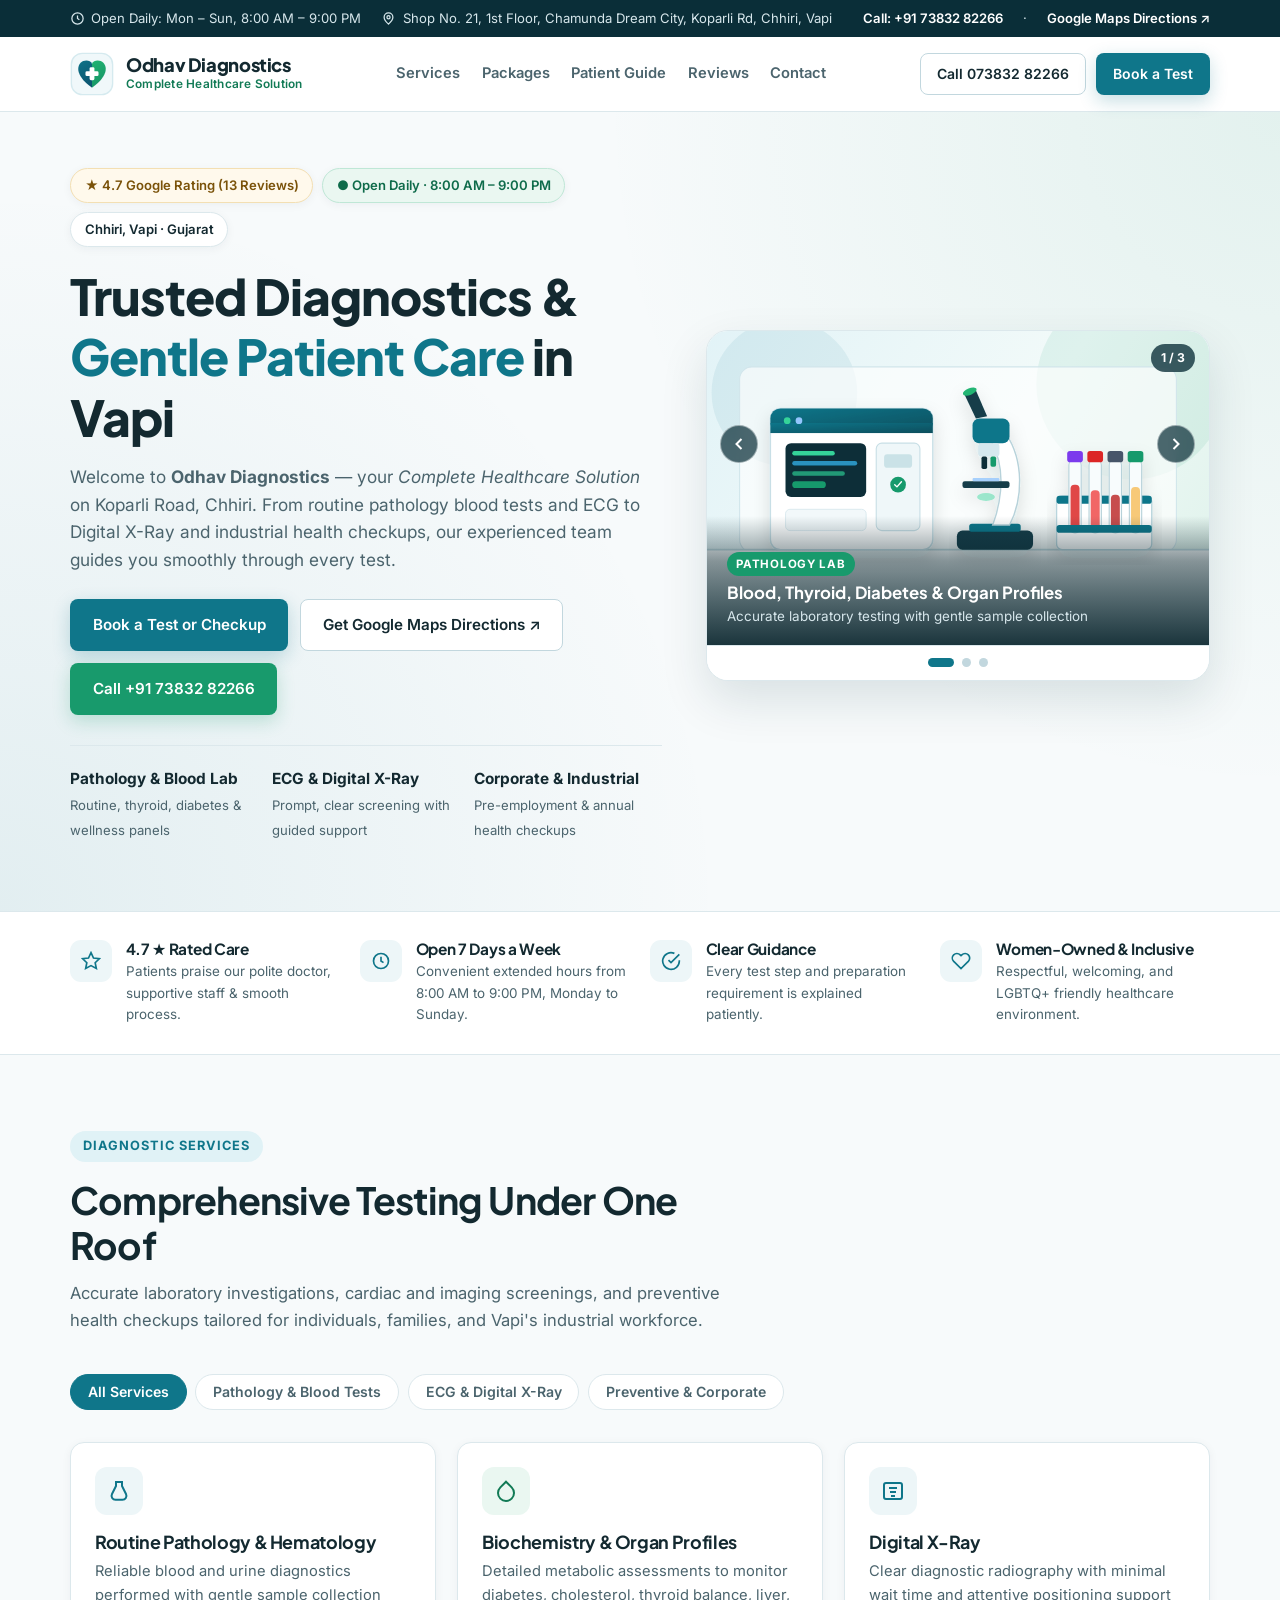
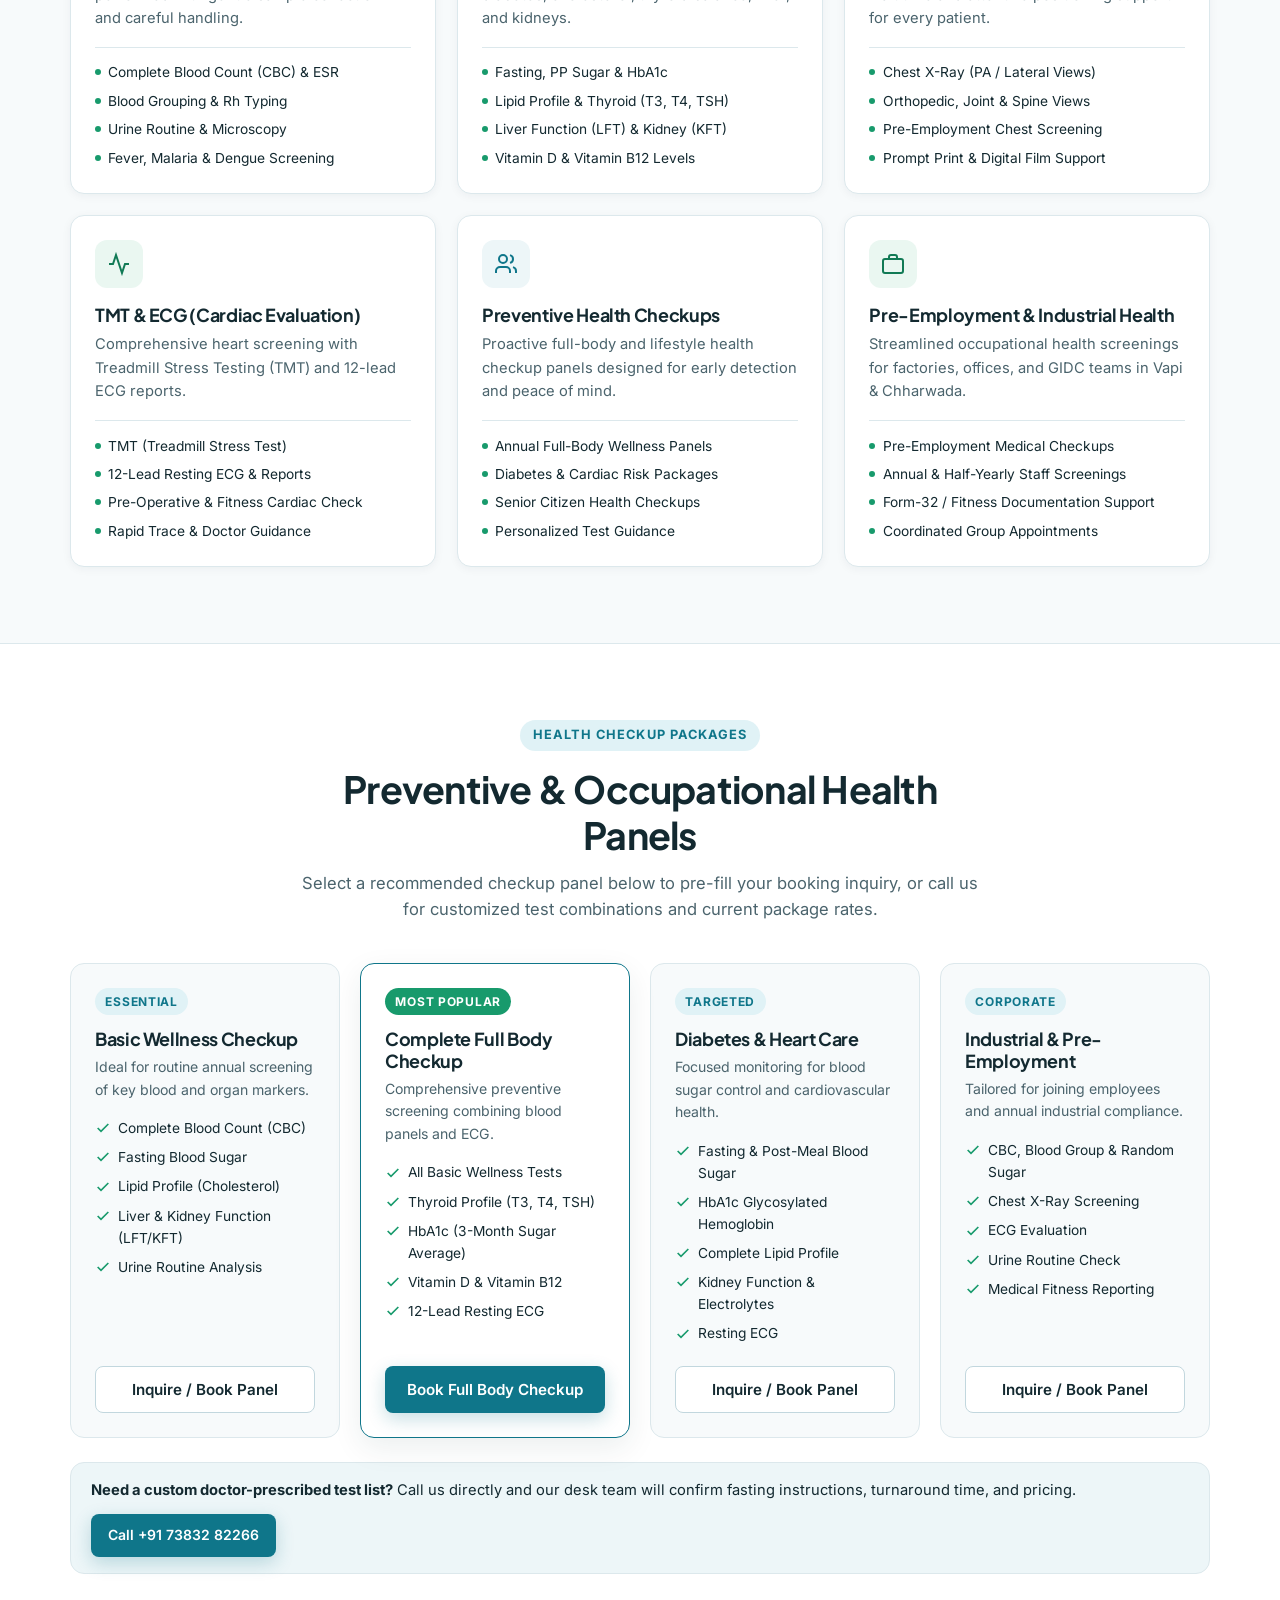
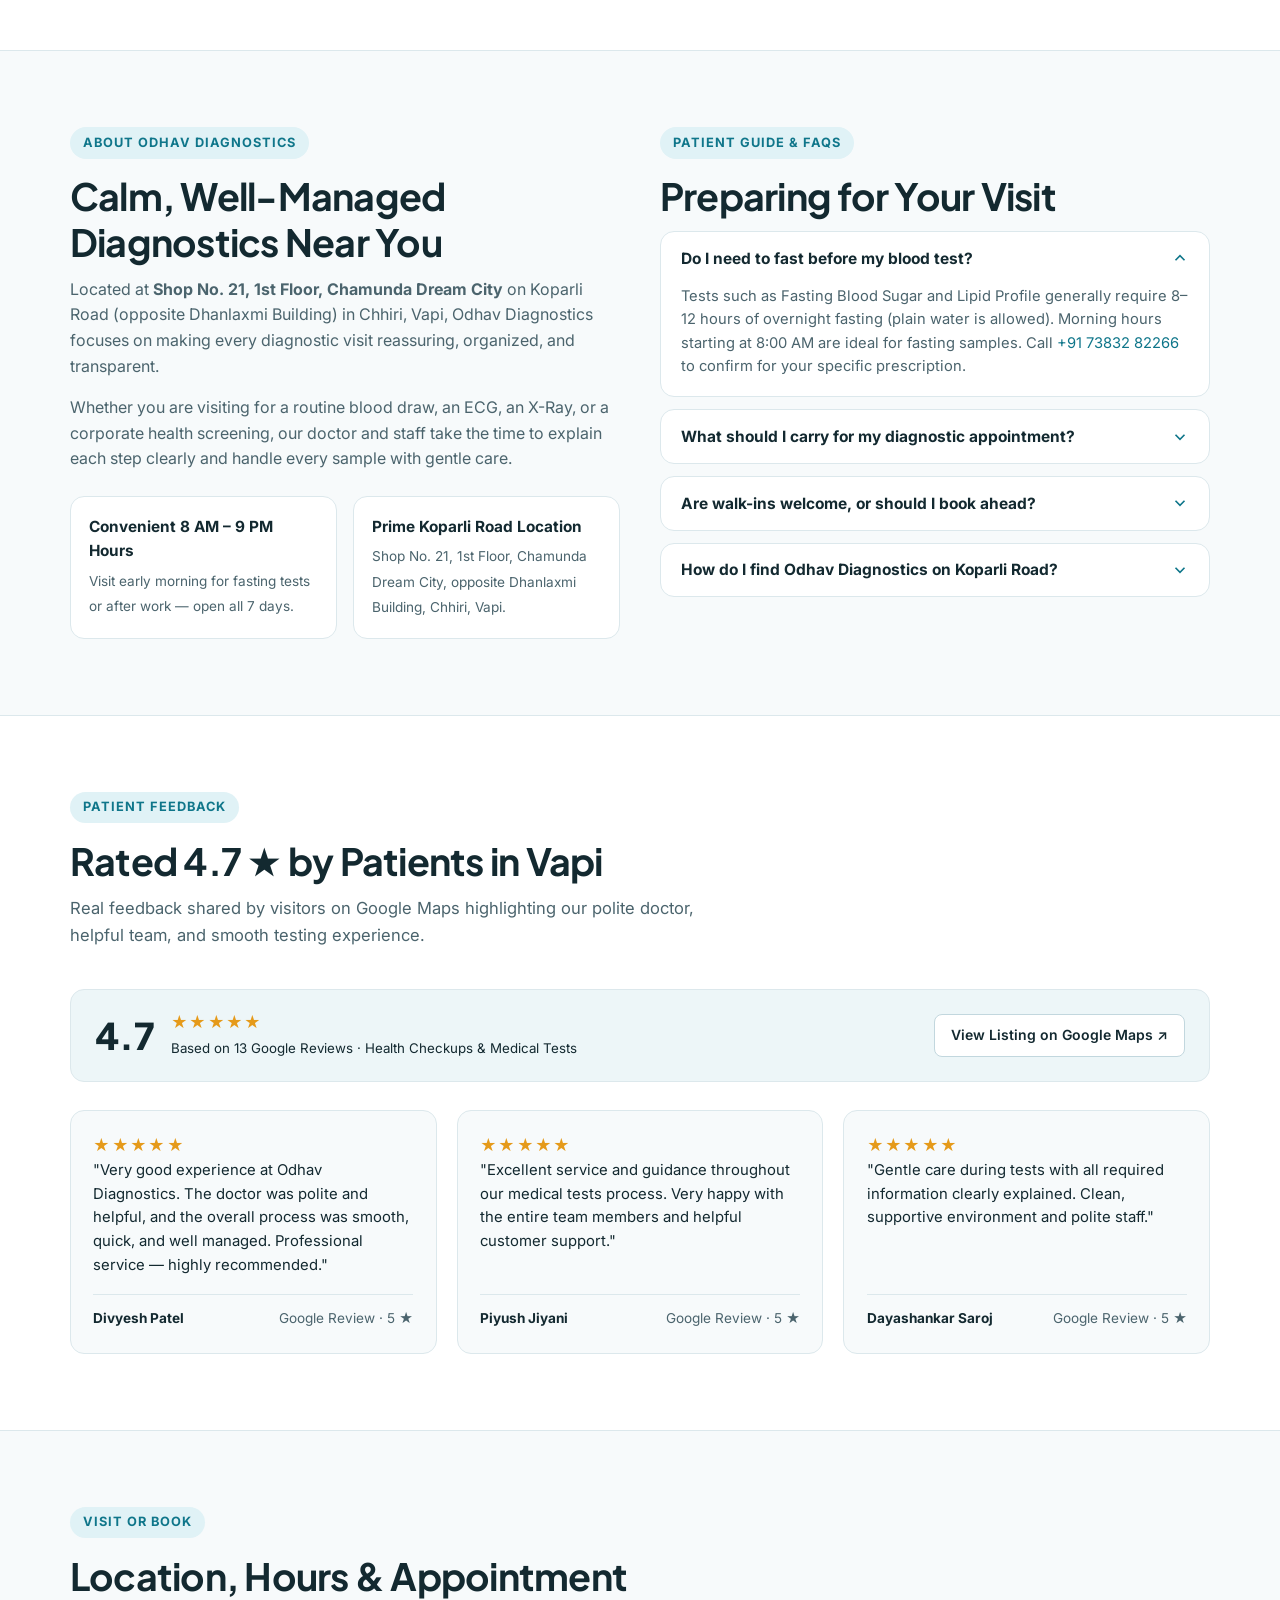
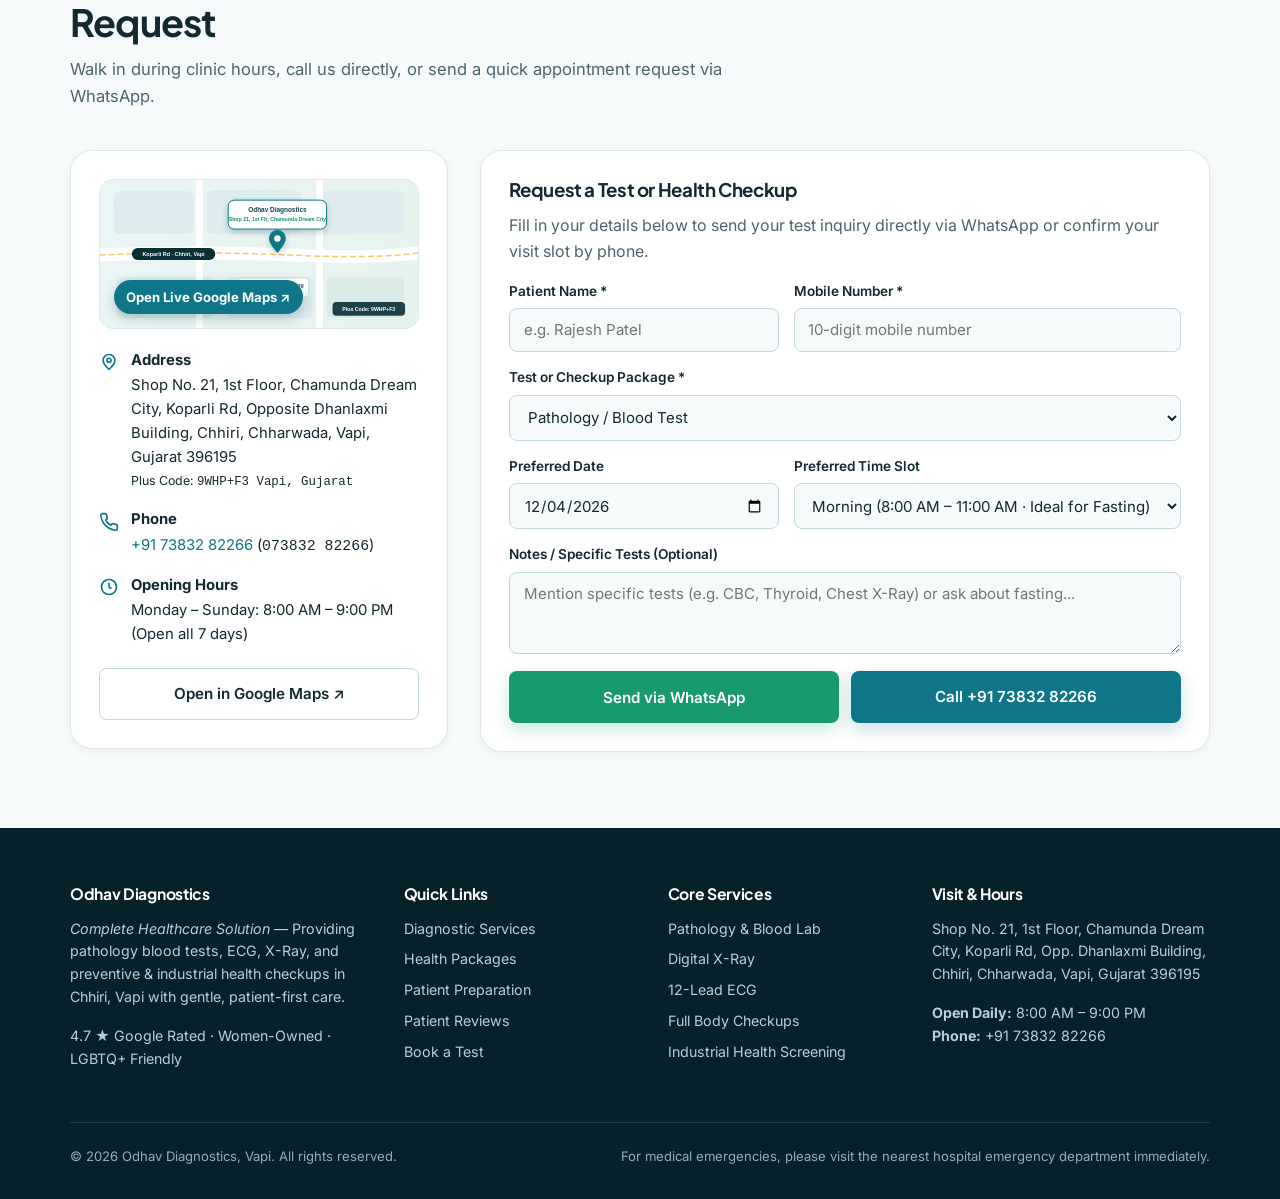
<file: index.html>
<!DOCTYPE html>
<html lang="en">
<head>
  <meta charset="UTF-8" />
  <meta name="viewport" content="width=device-width, initial-scale=1.0" />
  <title>Odhav Diagnostics | Diagnostic Center in Chhiri, Vapi — Complete Healthcare Solution</title>
  <meta
    name="description"
    content="Odhav Diagnostics in Chhiri, Vapi offers reliable Pathology blood tests, Digital X-Ray, ECG, Full Body Health Checkups, and Industrial Health Screenings. Open daily 8 AM – 9 PM."
  />
  <link rel="icon" type="image/svg+xml" href="assets/logo.svg" />
  <link rel="preconnect" href="https://fonts.googleapis.com" />
  <link rel="preconnect" href="https://fonts.gstatic.com" crossorigin />
  <link
    href="https://fonts.googleapis.com/css2?family=Inter:wght@400;500;600;700&family=Plus+Jakarta+Sans:wght@600;700;800&display=swap"
    rel="stylesheet"
  />
  <link rel="stylesheet" href="styles.css" />

  <script type="application/ld+json">
    {
      "@context": "https://schema.org",
      "@type": "DiagnosticLab",
      "name": "Odhav Diagnostics",
      "description": "Complete Healthcare Solution — Diagnostic center in Chhiri, Vapi offering pathology blood tests, ECG, X-Ray, preventive health checkups, and industrial medical screenings.",
      "telephone": "+917383282266",
      "hasMap": "https://maps.app.goo.gl/Ti3DTA3LVd7xH9qB8",
      "address": {
        "@type": "PostalAddress",
        "streetAddress": "Shop No. 21, 1st Floor, Chamunda Dream City, Koparli Rd, Opposite Dhanlaxmi Building, Chhiri, Chharwada",
        "addressLocality": "Vapi",
        "addressRegion": "GJ",
        "postalCode": "396195",
        "addressCountry": "IN"
      },
      "geo": {
        "@type": "GeoCoordinates",
        "latitude": 20.37869,
        "longitude": 72.9352108
      },
      "openingHoursSpecification": [
        {
          "@type": "OpeningHoursSpecification",
          "dayOfWeek": [
            "Monday",
            "Tuesday",
            "Wednesday",
            "Thursday",
            "Friday",
            "Saturday",
            "Sunday"
          ],
          "opens": "08:00",
          "closes": "21:00"
        }
      ],
      "aggregateRating": {
        "@type": "AggregateRating",
        "ratingValue": "4.7",
        "reviewCount": "13"
      }
    }
  </script>
</head>
<body>
  <!-- Top Utility Bar -->
  <div class="utility-bar">
    <div class="container utility-bar__inner">
      <div class="utility-bar__items">
        <span class="utility-bar__item">
          <svg width="15" height="15" viewBox="0 0 24 24" fill="none" stroke="currentColor" stroke-width="2" aria-hidden="true">
            <circle cx="12" cy="12" r="9"></circle>
            <path d="M12 7v5l3 2"></path>
          </svg>
          Open Daily: Mon – Sun, 8:00 AM – 9:00 PM
        </span>
        <span class="utility-bar__item">
          <svg width="15" height="15" viewBox="0 0 24 24" fill="none" stroke="currentColor" stroke-width="2" aria-hidden="true">
            <path d="M12 21s-7-6.2-7-11a7 7 0 1 1 14 0c0 4.8-7 11-7 11z"></path>
            <circle cx="12" cy="10" r="2.5"></circle>
          </svg>
          Shop No. 21, 1st Floor, Chamunda Dream City, Koparli Rd, Chhiri, Vapi
        </span>
      </div>
      <div class="utility-bar__items">
        <a class="utility-bar__link" href="tel:+917383282266">Call: +91 73832 82266</a>
        <span>·</span>
        <a
          class="utility-bar__link"
          href="https://maps.app.goo.gl/Ti3DTA3LVd7xH9qB8"
          target="_blank"
          rel="noopener noreferrer"
        >
          Google Maps Directions ↗
        </a>
      </div>
    </div>
  </div>

  <!-- Sticky Header -->
  <header class="site-header">
    <div class="container">
      <nav class="navbar" aria-label="Primary Navigation">
        <a href="#top" class="brand">
          <img src="assets/logo.svg" alt="Odhav Diagnostics logo" class="brand__logo" width="44" height="44" />
          <span class="brand__text">
            <span class="brand__name">Odhav Diagnostics</span>
            <span class="brand__tagline">Complete Healthcare Solution</span>
          </span>
        </a>

        <div class="nav-links">
          <a href="#services">Services</a>
          <a href="#packages">Packages</a>
          <a href="#guide">Patient Guide</a>
          <a href="#reviews">Reviews</a>
          <a href="#contact">Contact</a>
        </div>

        <div class="nav-actions">
          <a href="tel:+917383282266" class="btn btn--outline btn--sm">Call 073832 82266</a>
          <a href="#book" class="btn btn--primary btn--sm">Book a Test</a>
        </div>

        <button
          type="button"
          class="nav-toggle"
          aria-expanded="false"
          aria-controls="mobileMenu"
          aria-label="Toggle navigation menu"
          id="navToggle"
        >
          <svg width="22" height="22" viewBox="0 0 24 24" fill="none" stroke="currentColor" stroke-width="2" aria-hidden="true">
            <line x1="4" y1="6" x2="20" y2="6"></line>
            <line x1="4" y1="12" x2="20" y2="12"></line>
            <line x1="4" y1="18" x2="20" y2="18"></line>
          </svg>
        </button>
      </nav>
    </div>

    <div class="mobile-menu" id="mobileMenu">
      <div class="mobile-menu__links">
        <a href="#services">Diagnostic Services</a>
        <a href="#packages">Health Checkup Packages</a>
        <a href="#guide">Patient Guide &amp; Prep</a>
        <a href="#reviews">Patient Reviews</a>
        <a href="#contact">Location &amp; Hours</a>
      </div>
      <div class="mobile-menu__actions">
        <a href="tel:+917383282266" class="btn btn--outline btn--sm">Call Now</a>
        <a href="#book" class="btn btn--primary btn--sm">Book a Test</a>
      </div>
    </div>
  </header>

  <main id="top">
    <!-- Hero Section -->
    <section class="hero">
      <div class="container hero__grid">
        <div>
          <div class="hero__badges">
            <span class="pill-badge pill-badge--rating">★ 4.7 Google Rating (13 Reviews)</span>
            <span class="pill-badge pill-badge--open">● Open Daily · 8:00 AM – 9:00 PM</span>
            <span class="pill-badge">Chhiri, Vapi · Gujarat</span>
          </div>

          <h1 class="hero__title">
            Trusted Diagnostics &amp; <span>Gentle Patient Care</span> in Vapi
          </h1>

          <p class="hero__lead">
            Welcome to <strong>Odhav Diagnostics</strong> — your <em>Complete Healthcare Solution</em> on Koparli Road,
            Chhiri. From routine pathology blood tests and ECG to Digital X-Ray and industrial health checkups, our
            experienced team guides you smoothly through every test.
          </p>

          <div class="hero__ctas">
            <a href="#book" class="btn btn--primary">Book a Test or Checkup</a>
            <a
              href="https://maps.app.goo.gl/Ti3DTA3LVd7xH9qB8"
              target="_blank"
              rel="noopener noreferrer"
              class="btn btn--outline"
            >
              Get Google Maps Directions ↗
            </a>
            <a href="tel:+917383282266" class="btn btn--accent">Call +91 73832 82266</a>
          </div>

          <div class="hero__meta-grid">
            <div class="hero-meta-item">
              <strong>Pathology &amp; Blood Lab</strong>
              <span>Routine, thyroid, diabetes &amp; wellness panels</span>
            </div>
            <div class="hero-meta-item">
              <strong>ECG &amp; Digital X-Ray</strong>
              <span>Prompt, clear screening with guided support</span>
            </div>
            <div class="hero-meta-item">
              <strong>Corporate &amp; Industrial</strong>
              <span>Pre-employment &amp; annual health checkups</span>
            </div>
          </div>
        </div>

        <div class="hero__visual">
          <div
            class="hero-carousel"
            id="heroCarousel"
            role="region"
            aria-roledescription="carousel"
            aria-label="Odhav Diagnostics Center Showcase"
            tabindex="0"
          >
            <div class="carousel-viewport">
              <div class="carousel-track" id="carouselTrack">
                <figure class="carousel-slide">
                  <img
                    src="assets/slide-1-pathology.svg"
                    alt="Pathology and blood testing laboratory equipment at Odhav Diagnostics"
                  />
                  <figcaption class="carousel-caption">
                    <span class="carousel-caption__tag">Pathology Lab</span>
                    <strong>Blood, Thyroid, Diabetes &amp; Organ Profiles</strong>
                    <span>Accurate laboratory testing with gentle sample collection</span>
                  </figcaption>
                </figure>

                <figure class="carousel-slide">
                  <img
                    src="assets/slide-2-cardiac.svg"
                    alt="TMT treadmill stress testing and 12-lead ECG cardiac reports"
                  />
                  <figcaption class="carousel-caption">
                    <span class="carousel-caption__tag">Cardiac Care</span>
                    <strong>TMT &amp; 12-Lead ECG Reports</strong>
                    <span>Treadmill stress testing &amp; clear cardiac rhythm reporting</span>
                  </figcaption>
                </figure>

                <figure class="carousel-slide">
                  <img
                    src="assets/slide-3-checkup.svg"
                    alt="Preventive full body and industrial health checkup center overview"
                  />
                  <figcaption class="carousel-caption">
                    <span class="carousel-caption__tag">Health Checkups</span>
                    <strong>Full Body &amp; Industrial Health Panels</strong>
                    <span>Open daily 8:00 AM – 9:00 PM · Rated 4.7 ★ on Google</span>
                  </figcaption>
                </figure>
              </div>

              <button
                type="button"
                class="carousel-btn carousel-btn--prev"
                id="carouselPrev"
                aria-label="Previous slide"
              >
                <svg width="20" height="20" viewBox="0 0 24 24" fill="none" stroke="currentColor" stroke-width="2.4" aria-hidden="true">
                  <polyline points="15 18 9 12 15 6"></polyline>
                </svg>
              </button>

              <button
                type="button"
                class="carousel-btn carousel-btn--next"
                id="carouselNext"
                aria-label="Next slide"
              >
                <svg width="20" height="20" viewBox="0 0 24 24" fill="none" stroke="currentColor" stroke-width="2.4" aria-hidden="true">
                  <polyline points="9 18 15 12 9 6"></polyline>
                </svg>
              </button>

              <div class="carousel-counter" id="carouselCounter" aria-live="polite">1 / 3</div>
            </div>

            <div class="carousel-dots" role="tablist" aria-label="Choose a slide">
              <button type="button" class="carousel-dot is-active" data-slide="0" role="tab" aria-selected="true" aria-label="Slide 1: Pathology Lab"></button>
              <button type="button" class="carousel-dot" data-slide="1" role="tab" aria-selected="false" aria-label="Slide 2: TMT and ECG Reports"></button>
              <button type="button" class="carousel-dot" data-slide="2" role="tab" aria-selected="false" aria-label="Slide 3: Health Checkups"></button>
            </div>
          </div>
        </div>
      </div>
    </section>

    <!-- Trust Highlights Strip -->
    <section class="trust-strip" aria-label="Clinic Highlights">
      <div class="container trust-grid">
        <div class="trust-item">
          <div class="trust-item__icon" aria-hidden="true">
            <svg width="20" height="20" viewBox="0 0 24 24" fill="none" stroke="currentColor" stroke-width="2">
              <polygon points="12 2 15 8.5 22 9.3 17 14 18.4 21 12 17.5 5.6 21 7 14 2 9.3 9 8.5 12 2"></polygon>
            </svg>
          </div>
          <div>
            <h3>4.7 ★ Rated Care</h3>
            <p>Patients praise our polite doctor, supportive staff &amp; smooth process.</p>
          </div>
        </div>

        <div class="trust-item">
          <div class="trust-item__icon" aria-hidden="true">
            <svg width="20" height="20" viewBox="0 0 24 24" fill="none" stroke="currentColor" stroke-width="2">
              <circle cx="12" cy="12" r="9"></circle>
              <path d="M12 7v5l3 2"></path>
            </svg>
          </div>
          <div>
            <h3>Open 7 Days a Week</h3>
            <p>Convenient extended hours from 8:00 AM to 9:00 PM, Monday to Sunday.</p>
          </div>
        </div>

        <div class="trust-item">
          <div class="trust-item__icon" aria-hidden="true">
            <svg width="20" height="20" viewBox="0 0 24 24" fill="none" stroke="currentColor" stroke-width="2">
              <path d="M22 11.08V12a10 10 0 1 1-5.93-9.14"></path>
              <polyline points="22 4 12 14.01 9 11.01"></polyline>
            </svg>
          </div>
          <div>
            <h3>Clear Guidance</h3>
            <p>Every test step and preparation requirement is explained patiently.</p>
          </div>
        </div>

        <div class="trust-item">
          <div class="trust-item__icon" aria-hidden="true">
            <svg width="20" height="20" viewBox="0 0 24 24" fill="none" stroke="currentColor" stroke-width="2">
              <path d="M20.8 4.6a5.5 5.5 0 0 0-7.8 0L12 5.6l-1-1a5.5 5.5 0 0 0-7.8 7.8l1 1L12 21l7.8-7.6 1-1a5.5 5.5 0 0 0 0-7.8z"></path>
            </svg>
          </div>
          <div>
            <h3>Women-Owned &amp; Inclusive</h3>
            <p>Respectful, welcoming, and LGBTQ+ friendly healthcare environment.</p>
          </div>
        </div>
      </div>
    </section>

    <!-- Diagnostic Services Section -->
    <section class="section" id="services">
      <div class="container">
        <div class="section-header">
          <span class="eyebrow">Diagnostic Services</span>
          <h2 class="section-title">Comprehensive Testing Under One Roof</h2>
          <p class="section-subtitle">
            Accurate laboratory investigations, cardiac and imaging screenings, and preventive health checkups tailored
            for individuals, families, and Vapi's industrial workforce.
          </p>
        </div>

        <div class="filter-tabs" role="tablist" aria-label="Filter Diagnostic Services">
          <button type="button" class="filter-tab is-active" data-filter="all" role="tab" aria-selected="true">
            All Services
          </button>
          <button type="button" class="filter-tab" data-filter="pathology" role="tab" aria-selected="false">
            Pathology &amp; Blood Tests
          </button>
          <button type="button" class="filter-tab" data-filter="imaging" role="tab" aria-selected="false">
            ECG &amp; Digital X-Ray
          </button>
          <button type="button" class="filter-tab" data-filter="checkups" role="tab" aria-selected="false">
            Preventive &amp; Corporate
          </button>
        </div>

        <div class="cards-grid" id="servicesGrid">
          <article class="service-card" data-category="pathology">
            <div class="service-card__icon" aria-hidden="true">
              <svg width="24" height="24" viewBox="0 0 24 24" fill="none" stroke="currentColor" stroke-width="2">
                <path d="M9 3h6v4l4 8a4 4 0 0 1-3.6 5.8H8.6A4 4 0 0 1 5 15l4-8V3z"></path>
                <line x1="8" y1="3" x2="16" y2="3"></line>
              </svg>
            </div>
            <h3>Routine Pathology &amp; Hematology</h3>
            <p>Reliable blood and urine diagnostics performed with gentle sample collection and careful handling.</p>
            <ul class="service-list">
              <li>Complete Blood Count (CBC) &amp; ESR</li>
              <li>Blood Grouping &amp; Rh Typing</li>
              <li>Urine Routine &amp; Microscopy</li>
              <li>Fever, Malaria &amp; Dengue Screening</li>
            </ul>
          </article>

          <article class="service-card" data-category="pathology">
            <div class="service-card__icon service-card__icon--green" aria-hidden="true">
              <svg width="24" height="24" viewBox="0 0 24 24" fill="none" stroke="currentColor" stroke-width="2">
                <path d="M12 2.69l5.66 5.66a8 8 0 1 1-11.31 0z"></path>
              </svg>
            </div>
            <h3>Biochemistry &amp; Organ Profiles</h3>
            <p>Detailed metabolic assessments to monitor diabetes, cholesterol, thyroid balance, liver, and kidneys.</p>
            <ul class="service-list">
              <li>Fasting, PP Sugar &amp; HbA1c</li>
              <li>Lipid Profile &amp; Thyroid (T3, T4, TSH)</li>
              <li>Liver Function (LFT) &amp; Kidney (KFT)</li>
              <li>Vitamin D &amp; Vitamin B12 Levels</li>
            </ul>
          </article>

          <article class="service-card" data-category="imaging">
            <div class="service-card__icon" aria-hidden="true">
              <svg width="24" height="24" viewBox="0 0 24 24" fill="none" stroke="currentColor" stroke-width="2">
                <rect x="3" y="4" width="18" height="16" rx="2"></rect>
                <path d="M8 9h8M9 13h6M10 17h4"></path>
              </svg>
            </div>
            <h3>Digital X-Ray</h3>
            <p>Clear diagnostic radiography with minimal wait time and attentive positioning support for every patient.</p>
            <ul class="service-list">
              <li>Chest X-Ray (PA / Lateral Views)</li>
              <li>Orthopedic, Joint &amp; Spine Views</li>
              <li>Pre-Employment Chest Screening</li>
              <li>Prompt Print &amp; Digital Film Support</li>
            </ul>
          </article>

          <article class="service-card" data-category="imaging">
            <div class="service-card__icon service-card__icon--green" aria-hidden="true">
              <svg width="24" height="24" viewBox="0 0 24 24" fill="none" stroke="currentColor" stroke-width="2">
                <polyline points="22 12 18 12 15 21 9 3 6 12 2 12"></polyline>
              </svg>
            </div>
            <h3>TMT &amp; ECG (Cardiac Evaluation)</h3>
            <p>Comprehensive heart screening with Treadmill Stress Testing (TMT) and 12-lead ECG reports.</p>
            <ul class="service-list">
              <li>TMT (Treadmill Stress Test)</li>
              <li>12-Lead Resting ECG &amp; Reports</li>
              <li>Pre-Operative &amp; Fitness Cardiac Check</li>
              <li>Rapid Trace &amp; Doctor Guidance</li>
            </ul>
          </article>

          <article class="service-card" data-category="checkups">
            <div class="service-card__icon" aria-hidden="true">
              <svg width="24" height="24" viewBox="0 0 24 24" fill="none" stroke="currentColor" stroke-width="2">
                <path d="M16 21v-2a4 4 0 0 0-4-4H6a4 4 0 0 0-4 4v2"></path>
                <circle cx="9" cy="7" r="4"></circle>
                <path d="M22 21v-2a4 4 0 0 0-3-3.87"></path>
                <path d="M16 3.13a4 4 0 0 1 0 7.75"></path>
              </svg>
            </div>
            <h3>Preventive Health Checkups</h3>
            <p>Proactive full-body and lifestyle health checkup panels designed for early detection and peace of mind.</p>
            <ul class="service-list">
              <li>Annual Full-Body Wellness Panels</li>
              <li>Diabetes &amp; Cardiac Risk Packages</li>
              <li>Senior Citizen Health Checkups</li>
              <li>Personalized Test Guidance</li>
            </ul>
          </article>

          <article class="service-card" data-category="checkups">
            <div class="service-card__icon service-card__icon--green" aria-hidden="true">
              <svg width="24" height="24" viewBox="0 0 24 24" fill="none" stroke="currentColor" stroke-width="2">
                <rect x="2" y="7" width="20" height="14" rx="2"></rect>
                <path d="M16 7V5a2 2 0 0 0-2-2h-4a2 2 0 0 0-2 2v2"></path>
              </svg>
            </div>
            <h3>Pre-Employment &amp; Industrial Health</h3>
            <p>Streamlined occupational health screenings for factories, offices, and GIDC teams in Vapi &amp; Chharwada.</p>
            <ul class="service-list">
              <li>Pre-Employment Medical Checkups</li>
              <li>Annual &amp; Half-Yearly Staff Screenings</li>
              <li>Form-32 / Fitness Documentation Support</li>
              <li>Coordinated Group Appointments</li>
            </ul>
          </article>
        </div>
      </div>
    </section>

    <!-- Health Checkup Packages Section -->
    <section class="section section--alt" id="packages">
      <div class="container">
        <div class="section-header section-header--center">
          <span class="eyebrow">Health Checkup Packages</span>
          <h2 class="section-title">Preventive &amp; Occupational Health Panels</h2>
          <p class="section-subtitle">
            Select a recommended checkup panel below to pre-fill your booking inquiry, or call us for customized test
            combinations and current package rates.
          </p>
        </div>

        <div class="packages-grid">
          <div class="package-card">
            <span class="package-tag">Essential</span>
            <h3>Basic Wellness Checkup</h3>
            <p class="package-card__desc">Ideal for routine annual screening of key blood and organ markers.</p>
            <ul class="package-tests">
              <li>
                <svg width="16" height="16" viewBox="0 0 24 24" fill="none" stroke="currentColor" stroke-width="2.5"><polyline points="20 6 9 17 4 12"></polyline></svg>
                Complete Blood Count (CBC)
              </li>
              <li>
                <svg width="16" height="16" viewBox="0 0 24 24" fill="none" stroke="currentColor" stroke-width="2.5"><polyline points="20 6 9 17 4 12"></polyline></svg>
                Fasting Blood Sugar
              </li>
              <li>
                <svg width="16" height="16" viewBox="0 0 24 24" fill="none" stroke="currentColor" stroke-width="2.5"><polyline points="20 6 9 17 4 12"></polyline></svg>
                Lipid Profile (Cholesterol)
              </li>
              <li>
                <svg width="16" height="16" viewBox="0 0 24 24" fill="none" stroke="currentColor" stroke-width="2.5"><polyline points="20 6 9 17 4 12"></polyline></svg>
                Liver &amp; Kidney Function (LFT/KFT)
              </li>
              <li>
                <svg width="16" height="16" viewBox="0 0 24 24" fill="none" stroke="currentColor" stroke-width="2.5"><polyline points="20 6 9 17 4 12"></polyline></svg>
                Urine Routine Analysis
              </li>
            </ul>
            <button type="button" class="btn btn--outline btn--full select-package" data-package="Basic Wellness Checkup">
              Inquire / Book Panel
            </button>
          </div>

          <div class="package-card package-card--featured">
            <span class="package-tag">Most Popular</span>
            <h3>Complete Full Body Checkup</h3>
            <p class="package-card__desc">Comprehensive preventive screening combining blood panels and ECG.</p>
            <ul class="package-tests">
              <li>
                <svg width="16" height="16" viewBox="0 0 24 24" fill="none" stroke="currentColor" stroke-width="2.5"><polyline points="20 6 9 17 4 12"></polyline></svg>
                All Basic Wellness Tests
              </li>
              <li>
                <svg width="16" height="16" viewBox="0 0 24 24" fill="none" stroke="currentColor" stroke-width="2.5"><polyline points="20 6 9 17 4 12"></polyline></svg>
                Thyroid Profile (T3, T4, TSH)
              </li>
              <li>
                <svg width="16" height="16" viewBox="0 0 24 24" fill="none" stroke="currentColor" stroke-width="2.5"><polyline points="20 6 9 17 4 12"></polyline></svg>
                HbA1c (3-Month Sugar Average)
              </li>
              <li>
                <svg width="16" height="16" viewBox="0 0 24 24" fill="none" stroke="currentColor" stroke-width="2.5"><polyline points="20 6 9 17 4 12"></polyline></svg>
                Vitamin D &amp; Vitamin B12
              </li>
              <li>
                <svg width="16" height="16" viewBox="0 0 24 24" fill="none" stroke="currentColor" stroke-width="2.5"><polyline points="20 6 9 17 4 12"></polyline></svg>
                12-Lead Resting ECG
              </li>
            </ul>
            <button type="button" class="btn btn--primary btn--full select-package" data-package="Complete Full Body Checkup">
              Book Full Body Checkup
            </button>
          </div>

          <div class="package-card">
            <span class="package-tag">Targeted</span>
            <h3>Diabetes &amp; Heart Care</h3>
            <p class="package-card__desc">Focused monitoring for blood sugar control and cardiovascular health.</p>
            <ul class="package-tests">
              <li>
                <svg width="16" height="16" viewBox="0 0 24 24" fill="none" stroke="currentColor" stroke-width="2.5"><polyline points="20 6 9 17 4 12"></polyline></svg>
                Fasting &amp; Post-Meal Blood Sugar
              </li>
              <li>
                <svg width="16" height="16" viewBox="0 0 24 24" fill="none" stroke="currentColor" stroke-width="2.5"><polyline points="20 6 9 17 4 12"></polyline></svg>
                HbA1c Glycosylated Hemoglobin
              </li>
              <li>
                <svg width="16" height="16" viewBox="0 0 24 24" fill="none" stroke="currentColor" stroke-width="2.5"><polyline points="20 6 9 17 4 12"></polyline></svg>
                Complete Lipid Profile
              </li>
              <li>
                <svg width="16" height="16" viewBox="0 0 24 24" fill="none" stroke="currentColor" stroke-width="2.5"><polyline points="20 6 9 17 4 12"></polyline></svg>
                Kidney Function &amp; Electrolytes
              </li>
              <li>
                <svg width="16" height="16" viewBox="0 0 24 24" fill="none" stroke="currentColor" stroke-width="2.5"><polyline points="20 6 9 17 4 12"></polyline></svg>
                Resting ECG
              </li>
            </ul>
            <button type="button" class="btn btn--outline btn--full select-package" data-package="Diabetes &amp; Heart Care">
              Inquire / Book Panel
            </button>
          </div>

          <div class="package-card">
            <span class="package-tag">Corporate</span>
            <h3>Industrial &amp; Pre-Employment</h3>
            <p class="package-card__desc">Tailored for joining employees and annual industrial compliance.</p>
            <ul class="package-tests">
              <li>
                <svg width="16" height="16" viewBox="0 0 24 24" fill="none" stroke="currentColor" stroke-width="2.5"><polyline points="20 6 9 17 4 12"></polyline></svg>
                CBC, Blood Group &amp; Random Sugar
              </li>
              <li>
                <svg width="16" height="16" viewBox="0 0 24 24" fill="none" stroke="currentColor" stroke-width="2.5"><polyline points="20 6 9 17 4 12"></polyline></svg>
                Chest X-Ray Screening
              </li>
              <li>
                <svg width="16" height="16" viewBox="0 0 24 24" fill="none" stroke="currentColor" stroke-width="2.5"><polyline points="20 6 9 17 4 12"></polyline></svg>
                ECG Evaluation
              </li>
              <li>
                <svg width="16" height="16" viewBox="0 0 24 24" fill="none" stroke="currentColor" stroke-width="2.5"><polyline points="20 6 9 17 4 12"></polyline></svg>
                Urine Routine Check
              </li>
              <li>
                <svg width="16" height="16" viewBox="0 0 24 24" fill="none" stroke="currentColor" stroke-width="2.5"><polyline points="20 6 9 17 4 12"></polyline></svg>
                Medical Fitness Reporting
              </li>
            </ul>
            <button type="button" class="btn btn--outline btn--full select-package" data-package="Industrial &amp; Pre-Employment Checkup">
              Inquire / Book Panel
            </button>
          </div>
        </div>

        <div class="package-note">
          <span>
            <strong>Need a custom doctor-prescribed test list?</strong> Call us directly and our desk team will confirm
            fasting instructions, turnaround time, and pricing.
          </span>
          <a href="tel:+917383282266" class="btn btn--primary btn--sm">Call +91 73832 82266</a>
        </div>
      </div>
    </section>

    <!-- About & Patient Preparation Guide -->
    <section class="section" id="guide">
      <div class="container split-grid">
        <div>
          <span class="eyebrow">About Odhav Diagnostics</span>
          <h2 class="section-title">Calm, Well-Managed Diagnostics Near You</h2>
          <p>
            Located at <strong>Shop No. 21, 1st Floor, Chamunda Dream City</strong> on Koparli Road (opposite
            Dhanlaxmi Building) in Chhiri, Vapi, Odhav Diagnostics focuses on making every diagnostic visit reassuring,
            organized, and transparent.
          </p>
          <p>
            Whether you are visiting for a routine blood draw, an ECG, an X-Ray, or a corporate health screening, our
            doctor and staff take the time to explain each step clearly and handle every sample with gentle care.
          </p>

          <div class="about-highlights">
            <div class="highlight-box">
              <strong>Convenient 8 AM – 9 PM Hours</strong>
              <span>Visit early morning for fasting tests or after work — open all 7 days.</span>
            </div>
            <div class="highlight-box">
              <strong>Prime Koparli Road Location</strong>
              <span>Shop No. 21, 1st Floor, Chamunda Dream City, opposite Dhanlaxmi Building, Chhiri, Vapi.</span>
            </div>
          </div>
        </div>

        <div>
          <span class="eyebrow">Patient Guide &amp; FAQs</span>
          <h2 class="section-title">Preparing for Your Visit</h2>

          <div class="accordion" id="faqAccordion">
            <div class="accordion-item is-open">
              <button type="button" class="accordion-trigger" aria-expanded="true">
                <span>Do I need to fast before my blood test?</span>
                <svg width="18" height="18" viewBox="0 0 24 24" fill="none" stroke="currentColor" stroke-width="2.2">
                  <polyline points="6 9 12 15 18 9"></polyline>
                </svg>
              </button>
              <div class="accordion-panel">
                Tests such as Fasting Blood Sugar and Lipid Profile generally require 8–12 hours of overnight fasting
                (plain water is allowed). Morning hours starting at 8:00 AM are ideal for fasting samples. Call
                <a href="tel:+917383282266">+91 73832 82266</a> to confirm for your specific prescription.
              </div>
            </div>

            <div class="accordion-item">
              <button type="button" class="accordion-trigger" aria-expanded="false">
                <span>What should I carry for my diagnostic appointment?</span>
                <svg width="18" height="18" viewBox="0 0 24 24" fill="none" stroke="currentColor" stroke-width="2.2">
                  <polyline points="6 9 12 15 18 9"></polyline>
                </svg>
              </button>
              <div class="accordion-panel">
                Please bring your doctor's prescription (if applicable), any relevant previous reports for comparison, and
                a valid photo ID for pre-employment or corporate medical checkups.
              </div>
            </div>

            <div class="accordion-item">
              <button type="button" class="accordion-trigger" aria-expanded="false">
                <span>Are walk-ins welcome, or should I book ahead?</span>
                <svg width="18" height="18" viewBox="0 0 24 24" fill="none" stroke="currentColor" stroke-width="2.2">
                  <polyline points="6 9 12 15 18 9"></polyline>
                </svg>
              </button>
              <div class="accordion-panel">
                Walk-in patients are welcome daily between 8:00 AM and 9:00 PM. Booking ahead via phone or the form below
                helps us prepare your panel in advance and keep wait times minimal—especially for group or industrial checkups.
              </div>
            </div>

            <div class="accordion-item">
              <button type="button" class="accordion-trigger" aria-expanded="false">
                <span>How do I find Odhav Diagnostics on Koparli Road?</span>
                <svg width="18" height="18" viewBox="0 0 24 24" fill="none" stroke="currentColor" stroke-width="2.2">
                  <polyline points="6 9 12 15 18 9"></polyline>
                </svg>
              </button>
              <div class="accordion-panel">
                We are situated at Shop No. 21 on the 1st Floor of Chamunda Dream City, Koparli Road, directly opposite
                Dhanlaxmi Building in Chhiri / Chharwada, Vapi (396195). Use Plus Code <code>9WHP+F3 Vapi</code> or tap
                "Get Google Maps Directions" on this page.
              </div>
            </div>
          </div>
        </div>
      </div>
    </section>

    <!-- Patient Reviews Section -->
    <section class="section section--alt" id="reviews">
      <div class="container">
        <div class="section-header">
          <span class="eyebrow">Patient Feedback</span>
          <h2 class="section-title">Rated 4.7 ★ by Patients in Vapi</h2>
          <p class="section-subtitle">
            Real feedback shared by visitors on Google Maps highlighting our polite doctor, helpful team, and smooth
            testing experience.
          </p>
        </div>

        <div class="reviews-summary">
          <div class="reviews-score">
            <span class="reviews-score__num">4.7</span>
            <div>
              <div class="stars" aria-label="4.7 out of 5 stars">★★★★★</div>
              <small>Based on 13 Google Reviews · Health Checkups &amp; Medical Tests</small>
            </div>
          </div>
          <a
            href="https://maps.app.goo.gl/Ti3DTA3LVd7xH9qB8"
            target="_blank"
            rel="noopener noreferrer"
            class="btn btn--outline btn--sm"
          >
            View Listing on Google Maps ↗
          </a>
        </div>

        <div class="reviews-grid">
          <article class="review-card">
            <div>
              <div class="stars" aria-label="5 stars">★★★★★</div>
              <p>
                "Very good experience at Odhav Diagnostics. The doctor was polite and helpful, and the overall process
                was smooth, quick, and well managed. Professional service — highly recommended."
              </p>
            </div>
            <div class="review-card__author">
              <strong>Divyesh Patel</strong>
              <span>Google Review · 5 ★</span>
            </div>
          </article>

          <article class="review-card">
            <div>
              <div class="stars" aria-label="5 stars">★★★★★</div>
              <p>
                "Excellent service and guidance throughout our medical tests process. Very happy with the entire team
                members and helpful customer support."
              </p>
            </div>
            <div class="review-card__author">
              <strong>Piyush Jiyani</strong>
              <span>Google Review · 5 ★</span>
            </div>
          </article>

          <article class="review-card">
            <div>
              <div class="stars" aria-label="5 stars">★★★★★</div>
              <p>
                "Gentle care during tests with all required information clearly explained. Clean, supportive environment
                and polite staff."
              </p>
            </div>
            <div class="review-card__author">
              <strong>Dayashankar Saroj</strong>
              <span>Google Review · 5 ★</span>
            </div>
          </article>
        </div>
      </div>
    </section>

    <!-- Contact, Map & Quick Booking Section -->
    <section class="section" id="contact">
      <div class="container">
        <div class="section-header">
          <span class="eyebrow">Visit or Book</span>
          <h2 class="section-title">Location, Hours &amp; Appointment Request</h2>
          <p class="section-subtitle">
            Walk in during clinic hours, call us directly, or send a quick appointment request via WhatsApp.
          </p>
        </div>

        <div class="contact-grid">
          <!-- Left: Map & Address -->
          <div class="contact-card">
            <a
              class="map-frame"
              href="https://maps.app.goo.gl/Ti3DTA3LVd7xH9qB8"
              target="_blank"
              rel="noopener noreferrer"
              aria-label="Open Odhav Diagnostics location on Google Maps"
            >
              <img
                src="assets/location-map.svg"
                alt="Locality map of Odhav Diagnostics at Chamunda Dream City, Koparli Rd, Chhiri, Vapi opposite Dhanlaxmi Building"
              />
              <span class="map-frame__badge">Open Live Google Maps ↗</span>
            </a>

            <div class="contact-list">
              <div class="contact-row">
                <svg width="20" height="20" viewBox="0 0 24 24" fill="none" stroke="currentColor" stroke-width="2" aria-hidden="true">
                  <path d="M12 21s-7-6.2-7-11a7 7 0 1 1 14 0c0 4.8-7 11-7 11z"></path>
                  <circle cx="12" cy="10" r="2.5"></circle>
                </svg>
                <div>
                  <strong>Address</strong>
                  Shop No. 21, 1st Floor, Chamunda Dream City, Koparli Rd, Opposite Dhanlaxmi Building, Chhiri,
                  Chharwada, Vapi, Gujarat 396195
                  <br />
                  <small>Plus Code: <code>9WHP+F3 Vapi, Gujarat</code></small>
                </div>
              </div>

              <div class="contact-row">
                <svg width="20" height="20" viewBox="0 0 24 24" fill="none" stroke="currentColor" stroke-width="2" aria-hidden="true">
                  <path d="M22 16.92v3a2 2 0 0 1-2.18 2 19.79 19.79 0 0 1-8.63-3.07 19.5 19.5 0 0 1-6-6 19.79 19.79 0 0 1-3.07-8.67A2 2 0 0 1 4.11 2h3a2 2 0 0 1 2 1.72c.12.96.36 1.9.7 2.81a2 2 0 0 1-.45 2.11L8.09 9.91a16 16 0 0 0 6 6l1.27-1.27a2 2 0 0 1 2.11-.45c.91.34 1.85.58 2.81.7A2 2 0 0 1 22 16.92z"></path>
                </svg>
                <div>
                  <strong>Phone</strong>
                  <a href="tel:+917383282266">+91 73832 82266</a> (<code>073832 82266</code>)
                </div>
              </div>

              <div class="contact-row">
                <svg width="20" height="20" viewBox="0 0 24 24" fill="none" stroke="currentColor" stroke-width="2" aria-hidden="true">
                  <circle cx="12" cy="12" r="9"></circle>
                  <path d="M12 7v5l3 2"></path>
                </svg>
                <div>
                  <strong>Opening Hours</strong>
                  Monday – Sunday: 8:00 AM – 9:00 PM (Open all 7 days)
                </div>
              </div>
            </div>

            <a
              href="https://maps.app.goo.gl/Ti3DTA3LVd7xH9qB8"
              target="_blank"
              rel="noopener noreferrer"
              class="btn btn--outline btn--full"
            >
              Open in Google Maps ↗
            </a>
          </div>

          <!-- Right: Booking Inquiry Form -->
          <div class="booking-card" id="book">
            <h3>Request a Test or Health Checkup</h3>
            <p>
              Fill in your details below to send your test inquiry directly via WhatsApp or confirm your visit slot by
              phone.
            </p>

            <form id="bookingForm" novalidate>
              <div class="form-grid">
                <div class="form-field">
                  <label for="patientName">Patient Name *</label>
                  <input type="text" id="patientName" name="patientName" placeholder="e.g. Rajesh Patel" required />
                </div>

                <div class="form-field">
                  <label for="patientPhone">Mobile Number *</label>
                  <input type="tel" id="patientPhone" name="patientPhone" placeholder="10-digit mobile number" required />
                </div>

                <div class="form-field form-field--full">
                  <label for="serviceSelect">Test or Checkup Package *</label>
                  <select id="serviceSelect" name="serviceSelect" required>
                    <option value="Pathology / Blood Test">Pathology / Blood Test</option>
                    <option value="Basic Wellness Checkup">Basic Wellness Checkup</option>
                    <option value="Complete Full Body Checkup">Complete Full Body Checkup</option>
                    <option value="Diabetes &amp; Heart Care">Diabetes &amp; Heart Care</option>
                    <option value="Digital X-Ray">Digital X-Ray</option>
                    <option value="TMT (Treadmill Stress Test)">TMT (Treadmill Stress Test)</option>
                    <option value="ECG (Electrocardiogram) &amp; Reports">ECG (Electrocardiogram) &amp; Reports</option>
                    <option value="Industrial &amp; Pre-Employment Checkup">Industrial &amp; Pre-Employment Checkup</option>
                  </select>
                </div>

                <div class="form-field">
                  <label for="preferredDate">Preferred Date</label>
                  <input type="date" id="preferredDate" name="preferredDate" />
                </div>

                <div class="form-field">
                  <label for="preferredSlot">Preferred Time Slot</label>
                  <select id="preferredSlot" name="preferredSlot">
                    <option value="Morning (8:00 AM – 11:00 AM)">Morning (8:00 AM – 11:00 AM · Ideal for Fasting)</option>
                    <option value="Midday (11:00 AM – 3:00 PM)">Midday (11:00 AM – 3:00 PM)</option>
                    <option value="Evening (3:00 PM – 9:00 PM)">Evening (3:00 PM – 9:00 PM)</option>
                  </select>
                </div>

                <div class="form-field form-field--full">
                  <label for="notes">Notes / Specific Tests (Optional)</label>
                  <textarea
                    id="notes"
                    name="notes"
                    rows="3"
                    placeholder="Mention specific tests (e.g. CBC, Thyroid, Chest X-Ray) or ask about fasting..."
                  ></textarea>
                </div>
              </div>

              <div class="booking-actions">
                <button type="submit" class="btn btn--accent">Send via WhatsApp</button>
                <a href="tel:+917383282266" class="btn btn--primary">Call +91 73832 82266</a>
              </div>

              <div class="booking-status" id="bookingStatus" role="status" aria-live="polite"></div>
            </form>
          </div>
        </div>
      </div>
    </section>
  </main>

  <!-- Footer -->
  <footer class="site-footer">
    <div class="container">
      <div class="footer-grid">
        <div>
          <h4>Odhav Diagnostics</h4>
          <p>
            <em>Complete Healthcare Solution</em> — Providing pathology blood tests, ECG, X-Ray, and preventive &amp;
            industrial health checkups in Chhiri, Vapi with gentle, patient-first care.
          </p>
          <p>4.7 ★ Google Rated · Women-Owned · LGBTQ+ Friendly</p>
        </div>

        <div>
          <h4>Quick Links</h4>
          <ul class="footer-links">
            <li><a href="#services">Diagnostic Services</a></li>
            <li><a href="#packages">Health Packages</a></li>
            <li><a href="#guide">Patient Preparation</a></li>
            <li><a href="#reviews">Patient Reviews</a></li>
            <li><a href="#book">Book a Test</a></li>
          </ul>
        </div>

        <div>
          <h4>Core Services</h4>
          <ul class="footer-links">
            <li><a href="#services">Pathology &amp; Blood Lab</a></li>
            <li><a href="#services">Digital X-Ray</a></li>
            <li><a href="#services">12-Lead ECG</a></li>
            <li><a href="#packages">Full Body Checkups</a></li>
            <li><a href="#packages">Industrial Health Screening</a></li>
          </ul>
        </div>

        <div>
          <h4>Visit &amp; Hours</h4>
          <p>
            Shop No. 21, 1st Floor, Chamunda Dream City, Koparli Rd, Opp. Dhanlaxmi Building, Chhiri, Chharwada, Vapi,
            Gujarat 396195
          </p>
          <p>
            <strong>Open Daily:</strong> 8:00 AM – 9:00 PM<br />
            <strong>Phone:</strong> <a href="tel:+917383282266">+91 73832 82266</a>
          </p>
        </div>
      </div>

      <div class="footer-bottom">
        <span>© <span id="currentYear"></span> Odhav Diagnostics, Vapi. All rights reserved.</span>
        <span>For medical emergencies, please visit the nearest hospital emergency department immediately.</span>
      </div>
    </div>
  </footer>

  <!-- Mobile Sticky Call & Directions Bar -->
  <div class="mobile-sticky-bar" aria-label="Quick Contact Actions">
    <a href="tel:+917383282266" class="btn btn--primary btn--sm">Call Now</a>
    <a
      href="https://maps.app.goo.gl/Ti3DTA3LVd7xH9qB8"
      target="_blank"
      rel="noopener noreferrer"
      class="btn btn--accent btn--sm"
    >
      Directions ↗
    </a>
  </div>

  <script src="script.js"></script>
</body>
</html>
</file>
<file: styles.css>
/* ==========================================================================
   Odhav Diagnostics — Static Website Stylesheet
   ========================================================================== */

:root {
  --bg-page: #f7fafb;
  --bg-surface: #ffffff;
  --bg-tint: #edf6f8;
  --bg-tint-green: #eaf7f1;
  --bg-dark: #0a2e38;
  --bg-dark-deep: #062129;

  --primary: #0f768a;
  --primary-dark: #0b5868;
  --primary-light: #e0f2f6;
  --accent: #189a6c;
  --accent-dark: #117a55;
  --gold: #e59a1a;

  --text-main: #132930;
  --text-muted: #4b646d;
  --text-light: #d7e7ec;

  --border: #dce8ec;
  --border-strong: #c2d7de;

  --radius-sm: 8px;
  --radius-md: 14px;
  --radius-lg: 22px;
  --radius-pill: 999px;

  --shadow-sm: 0 2px 10px rgba(10, 46, 56, 0.05);
  --shadow-md: 0 10px 30px rgba(10, 46, 56, 0.08);
  --shadow-lg: 0 20px 48px rgba(10, 46, 56, 0.12);

  --container-max: 1180px;
  --transition: 0.22s cubic-bezier(0.22, 1, 0.36, 1);
}

*,
*::before,
*::after {
  box-sizing: border-box;
}

html {
  scroll-behavior: smooth;
  font-size: 16px;
}

body {
  margin: 0;
  font-family: "Inter", -apple-system, BlinkMacSystemFont, "Segoe UI", Roboto, sans-serif;
  color: var(--text-main);
  background-color: var(--bg-page);
  line-height: 1.6;
  -webkit-font-smoothing: antialiased;
}

h1,
h2,
h3,
h4 {
  font-family: "Plus Jakarta Sans", "Inter", -apple-system, BlinkMacSystemFont, sans-serif;
  line-height: 1.22;
  margin: 0 0 0.75rem;
  color: var(--text-main);
  letter-spacing: -0.02em;
}

p {
  margin: 0 0 1rem;
  color: var(--text-muted);
}

a {
  color: var(--primary);
  text-decoration: none;
  transition: color var(--transition);
}

a:hover {
  color: var(--primary-dark);
}

img {
  max-width: 100%;
  display: block;
}

ul {
  margin: 0;
  padding: 0;
  list-style: none;
}

.container {
  width: 100%;
  max-width: var(--container-max);
  margin: 0 auto;
  padding: 0 1.25rem;
}

.section {
  padding: 4.75rem 0;
}

.section--alt {
  background: var(--bg-surface);
  border-top: 1px solid var(--border);
  border-bottom: 1px solid var(--border);
}

.section-header {
  max-width: 680px;
  margin-bottom: 2.5rem;
}

.section-header--center {
  text-align: center;
  margin-left: auto;
  margin-right: auto;
}

.eyebrow {
  display: inline-flex;
  align-items: center;
  gap: 0.45rem;
  font-size: 0.8rem;
  font-weight: 700;
  text-transform: uppercase;
  letter-spacing: 0.08em;
  color: var(--primary);
  background: var(--primary-light);
  padding: 0.35rem 0.8rem;
  border-radius: var(--radius-pill);
  margin-bottom: 0.9rem;
}

.section-title {
  font-size: clamp(1.7rem, 3vw, 2.35rem);
  font-weight: 700;
}

.section-subtitle {
  font-size: 1.04rem;
  color: var(--text-muted);
  margin-bottom: 0;
}

/* ==========================================================================
   Buttons
   ========================================================================== */

.btn {
  display: inline-flex;
  align-items: center;
  justify-content: center;
  gap: 0.5rem;
  font-family: inherit;
  font-weight: 600;
  font-size: 0.95rem;
  padding: 0.8rem 1.35rem;
  border-radius: var(--radius-sm);
  border: 1px solid transparent;
  cursor: pointer;
  transition: transform var(--transition), background-color var(--transition),
    border-color var(--transition), box-shadow var(--transition), color var(--transition);
  text-decoration: none;
  white-space: nowrap;
}

.btn:active {
  transform: translateY(1px);
}

.btn--primary {
  background: var(--primary);
  color: #ffffff;
  box-shadow: 0 6px 18px rgba(15, 118, 138, 0.24);
}

.btn--primary:hover {
  background: var(--primary-dark);
  color: #ffffff;
  transform: translateY(-1px);
  box-shadow: 0 10px 24px rgba(15, 118, 138, 0.28);
}

.btn--accent {
  background: var(--accent);
  color: #ffffff;
  box-shadow: 0 6px 18px rgba(24, 154, 108, 0.24);
}

.btn--accent:hover {
  background: var(--accent-dark);
  color: #ffffff;
  transform: translateY(-1px);
}

.btn--outline {
  background: var(--bg-surface);
  color: var(--text-main);
  border-color: var(--border-strong);
}

.btn--outline:hover {
  border-color: var(--primary);
  color: var(--primary);
  background: var(--bg-tint);
}

.btn--sm {
  padding: 0.58rem 1rem;
  font-size: 0.875rem;
}

.btn--full {
  width: 100%;
}

/* ==========================================================================
   Top Utility Bar & Header
   ========================================================================== */

.utility-bar {
  background: var(--bg-dark);
  color: var(--text-light);
  font-size: 0.82rem;
  padding: 0.5rem 0;
}

.utility-bar__inner {
  display: flex;
  flex-wrap: wrap;
  align-items: center;
  justify-content: space-between;
  gap: 0.5rem 1.25rem;
}

.utility-bar__items {
  display: flex;
  flex-wrap: wrap;
  align-items: center;
  gap: 0.5rem 1.25rem;
}

.utility-bar__item {
  display: inline-flex;
  align-items: center;
  gap: 0.4rem;
  color: var(--text-light);
}

.utility-bar__link {
  color: #ffffff;
  font-weight: 600;
}

.utility-bar__link:hover {
  color: #8ce0c3;
}

.site-header {
  position: sticky;
  top: 0;
  z-index: 50;
  background: rgba(255, 255, 255, 0.94);
  backdrop-filter: blur(12px);
  border-bottom: 1px solid var(--border);
}

.navbar {
  display: flex;
  align-items: center;
  justify-content: space-between;
  gap: 1rem;
  min-height: 74px;
}

.brand {
  display: inline-flex;
  align-items: center;
  gap: 0.75rem;
  color: var(--text-main);
}

.brand:hover {
  color: var(--text-main);
}

.brand__logo {
  width: 44px;
  height: 44px;
  flex-shrink: 0;
}

.brand__text {
  display: flex;
  flex-direction: column;
}

.brand__name {
  font-family: "Plus Jakarta Sans", sans-serif;
  font-size: 1.15rem;
  font-weight: 800;
  letter-spacing: -0.02em;
  line-height: 1.15;
}

.brand__tagline {
  font-size: 0.74rem;
  font-weight: 600;
  color: var(--accent-dark);
  letter-spacing: 0.02em;
}

.nav-links {
  display: flex;
  align-items: center;
  gap: 1.35rem;
}

.nav-links a {
  font-size: 0.92rem;
  font-weight: 600;
  color: var(--text-muted);
  white-space: nowrap;
}

.nav-links a:hover {
  color: var(--primary);
}

.nav-actions {
  display: flex;
  align-items: center;
  gap: 0.65rem;
}

.nav-toggle {
  display: none;
  background: var(--bg-tint);
  border: 1px solid var(--border);
  color: var(--text-main);
  width: 42px;
  height: 42px;
  border-radius: var(--radius-sm);
  align-items: center;
  justify-content: center;
  cursor: pointer;
}

.mobile-menu {
  display: none;
  border-top: 1px solid var(--border);
  background: var(--bg-surface);
  padding: 1rem 1.25rem 1.35rem;
}

.mobile-menu.is-open {
  display: block;
}

.mobile-menu__links {
  display: flex;
  flex-direction: column;
  gap: 0.75rem;
  margin-bottom: 1rem;
}

.mobile-menu__links a {
  font-weight: 600;
  color: var(--text-main);
  padding: 0.35rem 0;
}

.mobile-menu__actions {
  display: grid;
  grid-template-columns: 1fr 1fr;
  gap: 0.65rem;
}

/* ==========================================================================
   Hero Section
   ========================================================================== */

.hero {
  padding: 3.5rem 0 4.25rem;
  background: radial-gradient(circle at top right, rgba(24, 154, 108, 0.09), transparent 45%),
    radial-gradient(circle at bottom left, rgba(15, 118, 138, 0.09), transparent 48%),
    var(--bg-page);
}

.hero__grid {
  display: grid;
  grid-template-columns: 1.08fr 0.92fr;
  gap: 2.75rem;
  align-items: center;
}

.hero__grid > * {
  min-width: 0;
}

.hero__badges {
  display: flex;
  flex-wrap: wrap;
  gap: 0.55rem;
  margin-bottom: 1.15rem;
}

.pill-badge {
  display: inline-flex;
  align-items: center;
  gap: 0.4rem;
  padding: 0.38rem 0.85rem;
  border-radius: var(--radius-pill);
  font-size: 0.82rem;
  font-weight: 600;
  background: var(--bg-surface);
  border: 1px solid var(--border);
  color: var(--text-main);
  box-shadow: var(--shadow-sm);
}

.pill-badge--rating {
  background: #fff9ec;
  border-color: #f3dfb3;
  color: #7a5209;
}

.pill-badge--open {
  background: var(--bg-tint-green);
  border-color: #bfe7d6;
  color: #0e6b4a;
}

.hero__title {
  font-size: clamp(2.1rem, 4.1vw, 3.1rem);
  font-weight: 800;
  margin-bottom: 1rem;
}

.hero__title span {
  color: var(--primary);
}

.hero__lead {
  font-size: 1.08rem;
  max-width: 56ch;
  margin-bottom: 1.6rem;
}

.hero__ctas {
  display: flex;
  flex-wrap: wrap;
  gap: 0.75rem;
  margin-bottom: 1.85rem;
}

.hero__meta-grid {
  display: grid;
  grid-template-columns: repeat(3, minmax(0, 1fr));
  gap: 0.85rem;
  padding-top: 1.35rem;
  border-top: 1px solid var(--border);
}

.hero-meta-item strong {
  display: block;
  font-size: 0.96rem;
  color: var(--text-main);
}

.hero-meta-item span {
  font-size: 0.82rem;
  color: var(--text-muted);
}

.hero__visual {
  position: relative;
  min-width: 0;
  max-width: 100%;
}

.hero-carousel {
  background: var(--bg-surface);
  border: 1px solid var(--border);
  border-radius: var(--radius-lg);
  overflow: hidden;
  box-shadow: var(--shadow-lg);
  width: 100%;
  max-width: 100%;
}

.hero-carousel:focus-visible {
  outline: 2px solid var(--primary);
  outline-offset: 3px;
}

.carousel-viewport {
  position: relative;
  overflow: hidden;
  aspect-ratio: 16 / 10;
  background: var(--bg-tint);
}

.carousel-track {
  display: flex;
  height: 100%;
  transition: transform 0.45s cubic-bezier(0.22, 1, 0.36, 1);
}

.carousel-slide {
  position: relative;
  flex: 0 0 100%;
  width: 100%;
  height: 100%;
  margin: 0;
}

.carousel-slide img {
  width: 100%;
  height: 100%;
  object-fit: cover;
}

.carousel-caption {
  position: absolute;
  left: 0;
  right: 0;
  bottom: 0;
  padding: 2.2rem 1.25rem 1.05rem;
  background: linear-gradient(to top, rgba(6, 33, 41, 0.9), rgba(6, 33, 41, 0.48) 65%, transparent);
  color: #ffffff;
  display: flex;
  flex-direction: column;
  gap: 0.18rem;
}

.carousel-caption__tag {
  align-self: flex-start;
  font-size: 0.72rem;
  font-weight: 700;
  text-transform: uppercase;
  letter-spacing: 0.06em;
  background: var(--accent);
  color: #ffffff;
  padding: 0.2rem 0.6rem;
  border-radius: var(--radius-pill);
  margin-bottom: 0.2rem;
}

.carousel-caption strong {
  font-family: "Plus Jakarta Sans", sans-serif;
  font-size: 1.05rem;
  line-height: 1.25;
  color: #ffffff;
}

.carousel-caption span:last-child {
  font-size: 0.84rem;
  color: #d7e7ec;
}

.carousel-btn {
  position: absolute;
  top: 36%;
  transform: translateY(-50%);
  width: 38px;
  height: 38px;
  border-radius: 50%;
  border: 1px solid rgba(255, 255, 255, 0.45);
  background: rgba(10, 46, 56, 0.72);
  backdrop-filter: blur(6px);
  color: #ffffff;
  display: inline-flex;
  align-items: center;
  justify-content: center;
  cursor: pointer;
  transition: background-color var(--transition), transform var(--transition);
  z-index: 2;
}

.carousel-btn:hover {
  background: var(--primary);
  transform: translateY(-50%) scale(1.06);
}

.carousel-btn--prev {
  left: 0.85rem;
}

.carousel-btn--next {
  right: 0.85rem;
}

.carousel-counter {
  position: absolute;
  top: 0.85rem;
  right: 0.85rem;
  background: rgba(10, 46, 56, 0.78);
  backdrop-filter: blur(6px);
  color: #ffffff;
  font-size: 0.76rem;
  font-weight: 700;
  padding: 0.25rem 0.65rem;
  border-radius: var(--radius-pill);
  z-index: 2;
}

.carousel-dots {
  display: flex;
  align-items: center;
  justify-content: center;
  gap: 0.5rem;
  padding: 0.8rem 1rem;
  background: var(--bg-surface);
  border-top: 1px solid var(--border);
}

.carousel-dot {
  width: 9px;
  height: 9px;
  border-radius: var(--radius-pill);
  border: 0;
  padding: 0;
  background: var(--border-strong);
  cursor: pointer;
  transition: width var(--transition), background-color var(--transition);
}

.carousel-dot.is-active {
  width: 26px;
  background: var(--primary);
}

/* ==========================================================================
   Trust Highlights Strip
   ========================================================================== */

.trust-strip {
  padding: 1.75rem 0;
  background: var(--bg-surface);
  border-top: 1px solid var(--border);
  border-bottom: 1px solid var(--border);
}

.trust-grid {
  display: grid;
  grid-template-columns: repeat(4, minmax(0, 1fr));
  gap: 1.25rem;
}

.trust-item {
  display: flex;
  align-items: flex-start;
  gap: 0.85rem;
}

.trust-item__icon {
  width: 42px;
  height: 42px;
  border-radius: 11px;
  background: var(--bg-tint);
  color: var(--primary);
  display: inline-flex;
  align-items: center;
  justify-content: center;
  flex-shrink: 0;
}

.trust-item h3 {
  font-size: 0.96rem;
  margin-bottom: 0.15rem;
}

.trust-item p {
  font-size: 0.84rem;
  margin: 0;
}

/* ==========================================================================
   Services Section
   ========================================================================== */

.filter-tabs {
  display: flex;
  flex-wrap: wrap;
  gap: 0.55rem;
  margin-bottom: 2rem;
}

.filter-tab {
  background: var(--bg-surface);
  border: 1px solid var(--border);
  color: var(--text-muted);
  font-family: inherit;
  font-size: 0.88rem;
  font-weight: 600;
  padding: 0.55rem 1.05rem;
  border-radius: var(--radius-pill);
  cursor: pointer;
  transition: all var(--transition);
}

.filter-tab:hover {
  border-color: var(--primary);
  color: var(--primary);
}

.filter-tab.is-active {
  background: var(--primary);
  border-color: var(--primary);
  color: #ffffff;
}

.cards-grid {
  display: grid;
  grid-template-columns: repeat(3, minmax(0, 1fr));
  gap: 1.35rem;
}

.service-card {
  background: var(--bg-surface);
  border: 1px solid var(--border);
  border-radius: var(--radius-md);
  padding: 1.5rem;
  box-shadow: var(--shadow-sm);
  display: flex;
  flex-direction: column;
  transition: transform var(--transition), box-shadow var(--transition), border-color var(--transition);
}

.service-card:hover {
  transform: translateY(-3px);
  box-shadow: var(--shadow-md);
  border-color: var(--border-strong);
}

.service-card.is-hidden {
  display: none;
}

.service-card__icon {
  width: 48px;
  height: 48px;
  border-radius: 12px;
  background: var(--bg-tint);
  color: var(--primary);
  display: inline-flex;
  align-items: center;
  justify-content: center;
  margin-bottom: 1rem;
}

.service-card__icon--green {
  background: var(--bg-tint-green);
  color: var(--accent-dark);
}

.service-card h3 {
  font-size: 1.12rem;
  margin-bottom: 0.45rem;
}

.service-card p {
  font-size: 0.92rem;
  margin-bottom: 1rem;
}

.service-list {
  display: flex;
  flex-direction: column;
  gap: 0.4rem;
  margin-top: auto;
  padding-top: 0.85rem;
  border-top: 1px solid var(--border);
}

.service-list li {
  font-size: 0.86rem;
  color: var(--text-main);
  display: flex;
  align-items: center;
  gap: 0.45rem;
}

.service-list li::before {
  content: "";
  width: 6px;
  height: 6px;
  border-radius: 50%;
  background: var(--accent);
  flex-shrink: 0;
}

/* ==========================================================================
   Health Checkup Packages
   ========================================================================== */

.packages-grid {
  display: grid;
  grid-template-columns: repeat(4, minmax(0, 1fr));
  gap: 1.25rem;
}

.package-card {
  background: var(--bg-page);
  border: 1px solid var(--border);
  border-radius: var(--radius-md);
  padding: 1.5rem;
  display: flex;
  flex-direction: column;
  transition: border-color var(--transition), box-shadow var(--transition);
}

.package-card--featured {
  background: var(--bg-surface);
  border-color: var(--primary);
  box-shadow: var(--shadow-md);
  position: relative;
}

.package-tag {
  display: inline-block;
  align-self: flex-start;
  font-size: 0.75rem;
  font-weight: 700;
  text-transform: uppercase;
  letter-spacing: 0.06em;
  color: var(--primary);
  background: var(--primary-light);
  padding: 0.25rem 0.65rem;
  border-radius: var(--radius-pill);
  margin-bottom: 0.8rem;
}

.package-card--featured .package-tag {
  background: var(--accent);
  color: #ffffff;
}

.package-card h3 {
  font-size: 1.12rem;
  margin-bottom: 0.4rem;
}

.package-card__desc {
  font-size: 0.88rem;
  margin-bottom: 1rem;
}

.package-tests {
  display: flex;
  flex-direction: column;
  gap: 0.45rem;
  margin-bottom: 1.35rem;
  flex-grow: 1;
}

.package-tests li {
  font-size: 0.86rem;
  color: var(--text-main);
  display: flex;
  align-items: flex-start;
  gap: 0.45rem;
}

.package-tests li svg {
  color: var(--accent);
  flex-shrink: 0;
  margin-top: 0.2rem;
}

.package-note {
  margin-top: 1.5rem;
  padding: 1rem 1.25rem;
  background: var(--bg-tint);
  border: 1px solid var(--border);
  border-radius: var(--radius-md);
  display: flex;
  flex-wrap: wrap;
  align-items: center;
  justify-content: space-between;
  gap: 0.75rem;
  font-size: 0.92rem;
}

/* ==========================================================================
   About & Patient Guide
   ========================================================================== */

.split-grid {
  display: grid;
  grid-template-columns: 1fr 1fr;
  gap: 2.5rem;
  align-items: start;
}

.about-highlights {
  display: grid;
  grid-template-columns: 1fr 1fr;
  gap: 1rem;
  margin-top: 1.5rem;
}

.highlight-box {
  background: var(--bg-surface);
  border: 1px solid var(--border);
  border-radius: var(--radius-md);
  padding: 1.1rem;
}

.highlight-box strong {
  display: block;
  font-size: 0.96rem;
  margin-bottom: 0.25rem;
}

.highlight-box span {
  font-size: 0.85rem;
  color: var(--text-muted);
}

.accordion {
  display: flex;
  flex-direction: column;
  gap: 0.75rem;
}

.accordion-item {
  background: var(--bg-surface);
  border: 1px solid var(--border);
  border-radius: var(--radius-md);
  overflow: hidden;
}

.accordion-trigger {
  width: 100%;
  background: none;
  border: 0;
  padding: 1.05rem 1.25rem;
  text-align: left;
  font-family: inherit;
  font-size: 0.97rem;
  font-weight: 700;
  color: var(--text-main);
  display: flex;
  align-items: center;
  justify-content: space-between;
  gap: 1rem;
  cursor: pointer;
}

.accordion-trigger svg {
  transition: transform var(--transition);
  flex-shrink: 0;
  color: var(--primary);
}

.accordion-item.is-open .accordion-trigger svg {
  transform: rotate(180deg);
}

.accordion-panel {
  display: none;
  padding: 0 1.25rem 1.1rem;
  font-size: 0.92rem;
  color: var(--text-muted);
}

.accordion-item.is-open .accordion-panel {
  display: block;
}

/* ==========================================================================
   Reviews Section
   ========================================================================== */

.reviews-summary {
  display: flex;
  flex-wrap: wrap;
  align-items: center;
  justify-content: space-between;
  gap: 1rem;
  background: var(--bg-tint);
  border: 1px solid var(--border);
  border-radius: var(--radius-md);
  padding: 1.25rem 1.5rem;
  margin-bottom: 1.75rem;
}

.reviews-score {
  display: flex;
  align-items: center;
  gap: 1rem;
}

.reviews-score__num {
  font-family: "Plus Jakarta Sans", sans-serif;
  font-size: 2.3rem;
  font-weight: 800;
  color: var(--text-main);
  line-height: 1;
}

.stars {
  color: var(--gold);
  letter-spacing: 0.08em;
  font-size: 1rem;
}

.reviews-grid {
  display: grid;
  grid-template-columns: repeat(3, minmax(0, 1fr));
  gap: 1.25rem;
}

.review-card {
  background: var(--bg-page);
  border: 1px solid var(--border);
  border-radius: var(--radius-md);
  padding: 1.4rem;
  display: flex;
  flex-direction: column;
  justify-content: space-between;
  gap: 1rem;
}

.review-card p {
  font-size: 0.93rem;
  color: var(--text-main);
  margin: 0;
}

.review-card__author {
  display: flex;
  align-items: center;
  justify-content: space-between;
  padding-top: 0.85rem;
  border-top: 1px solid var(--border);
  font-size: 0.85rem;
}

.review-card__author strong {
  color: var(--text-main);
}

.review-card__author span {
  color: var(--text-muted);
}

/* ==========================================================================
   Contact & Booking Section
   ========================================================================== */

.contact-grid {
  display: grid;
  grid-template-columns: 1fr 1fr;
  gap: 2rem;
  align-items: start;
}

.contact-card,
.booking-card {
  background: var(--bg-surface);
  border: 1px solid var(--border);
  border-radius: var(--radius-lg);
  padding: 1.75rem;
  box-shadow: var(--shadow-sm);
}

.map-frame {
  position: relative;
  display: block;
  width: 100%;
  aspect-ratio: 640 / 300;
  border: 1px solid var(--border);
  border-radius: var(--radius-md);
  overflow: hidden;
  margin-bottom: 1.25rem;
  background: var(--bg-tint);
  transition: border-color var(--transition), box-shadow var(--transition);
}

.map-frame:hover {
  border-color: var(--primary);
  box-shadow: var(--shadow-md);
}

.map-frame img {
  width: 100%;
  height: 100%;
  object-fit: cover;
}

.map-frame__badge {
  position: absolute;
  left: 0.85rem;
  bottom: 0.85rem;
  background: var(--primary);
  color: #ffffff;
  font-size: 0.82rem;
  font-weight: 700;
  padding: 0.42rem 0.8rem;
  border-radius: var(--radius-pill);
  box-shadow: 0 4px 12px rgba(10, 46, 56, 0.24);
}

.contact-list {
  display: flex;
  flex-direction: column;
  gap: 0.95rem;
  margin-bottom: 1.35rem;
}

.contact-row {
  display: flex;
  align-items: flex-start;
  gap: 0.75rem;
  font-size: 0.93rem;
}

.contact-row svg {
  color: var(--primary);
  flex-shrink: 0;
  margin-top: 0.2rem;
}

.contact-row strong {
  display: block;
  color: var(--text-main);
  margin-bottom: 0.1rem;
}

.form-grid {
  display: grid;
  grid-template-columns: 1fr 1fr;
  gap: 0.95rem;
}

.form-field {
  display: flex;
  flex-direction: column;
  gap: 0.35rem;
}

.form-field--full {
  grid-column: 1 / -1;
}

.form-field label {
  font-size: 0.85rem;
  font-weight: 600;
  color: var(--text-main);
}

.form-field input,
.form-field select,
.form-field textarea {
  font-family: inherit;
  font-size: 0.94rem;
  padding: 0.72rem 0.85rem;
  border: 1px solid var(--border-strong);
  border-radius: var(--radius-sm);
  background: var(--bg-page);
  color: var(--text-main);
  transition: border-color var(--transition), box-shadow var(--transition);
}

.form-field input:focus,
.form-field select:focus,
.form-field textarea:focus {
  outline: none;
  border-color: var(--primary);
  background: var(--bg-surface);
  box-shadow: 0 0 0 3px rgba(15, 118, 138, 0.14);
}

.booking-actions {
  display: grid;
  grid-template-columns: 1fr 1fr;
  gap: 0.75rem;
  margin-top: 1.1rem;
}

.booking-status {
  display: none;
  margin-top: 1rem;
  padding: 0.95rem 1rem;
  border-radius: var(--radius-sm);
  background: var(--bg-tint-green);
  border: 1px solid #b5e3cf;
  color: #0e6042;
  font-size: 0.9rem;
}

.booking-status.is-visible {
  display: block;
}

/* ==========================================================================
   Footer & Mobile Bar
   ========================================================================== */

.site-footer {
  background: var(--bg-dark-deep);
  color: var(--text-light);
  padding: 3.5rem 0 2rem;
}

.footer-grid {
  display: grid;
  grid-template-columns: 1.3fr 1fr 1fr 1.2fr;
  gap: 2rem;
  padding-bottom: 2.25rem;
  border-bottom: 1px solid rgba(255, 255, 255, 0.12);
}

.site-footer h4 {
  color: #ffffff;
  font-size: 0.98rem;
  margin-bottom: 0.9rem;
}

.site-footer p,
.site-footer li,
.site-footer a {
  color: #b7d0d8;
  font-size: 0.89rem;
}

.site-footer a:hover {
  color: #ffffff;
}

.footer-links {
  display: flex;
  flex-direction: column;
  gap: 0.5rem;
}

.footer-bottom {
  padding-top: 1.4rem;
  display: flex;
  flex-wrap: wrap;
  align-items: center;
  justify-content: space-between;
  gap: 0.75rem;
  font-size: 0.82rem;
  color: #8eb0bb;
}

.mobile-sticky-bar {
  display: none;
}

/* ==========================================================================
   Responsive Breakpoints
   ========================================================================== */

@media (max-width: 1024px) {
  .hero__grid,
  .split-grid,
  .contact-grid {
    grid-template-columns: 1fr;
  }

  .packages-grid {
    grid-template-columns: repeat(2, minmax(0, 1fr));
  }

  .cards-grid,
  .reviews-grid {
    grid-template-columns: repeat(2, minmax(0, 1fr));
  }

  .trust-grid {
    grid-template-columns: repeat(2, minmax(0, 1fr));
  }

  .footer-grid {
    grid-template-columns: repeat(2, minmax(0, 1fr));
  }
}

@media (max-width: 768px) {
  .utility-bar {
    display: none;
  }

  .nav-links,
  .nav-actions {
    display: none;
  }

  .nav-toggle {
    display: inline-flex;
  }

  .section {
    padding: 3.4rem 0;
  }

  .hero {
    padding: 2.25rem 0 3rem;
  }

  .carousel-viewport {
    aspect-ratio: auto;
  }

  .carousel-slide {
    display: flex;
    flex-direction: column;
  }

  .carousel-slide img {
    aspect-ratio: 16 / 10;
    height: auto;
  }

  .carousel-caption {
    position: static;
    background: var(--bg-surface);
    color: var(--text-main);
    padding: 0.95rem 1.05rem 0.75rem;
    border-top: 1px solid var(--border);
  }

  .carousel-caption strong {
    color: var(--text-main);
    font-size: 0.98rem;
  }

  .carousel-caption span:last-child {
    color: var(--text-muted);
    font-size: 0.82rem;
  }

  .carousel-btn {
    top: 28%;
    width: 34px;
    height: 34px;
  }

  .hero__meta-grid,
  .about-highlights,
  .cards-grid,
  .packages-grid,
  .reviews-grid,
  .trust-grid,
  .form-grid,
  .booking-actions,
  .footer-grid {
    grid-template-columns: 1fr;
  }

  body {
    padding-bottom: 72px;
  }

  .mobile-sticky-bar {
    position: fixed;
    left: 0;
    right: 0;
    bottom: 0;
    z-index: 60;
    background: rgba(255, 255, 255, 0.96);
    backdrop-filter: blur(10px);
    border-top: 1px solid var(--border);
    padding: 0.65rem 1rem;
    display: grid;
    grid-template-columns: 1fr 1fr;
    gap: 0.65rem;
  }
}
</file>
